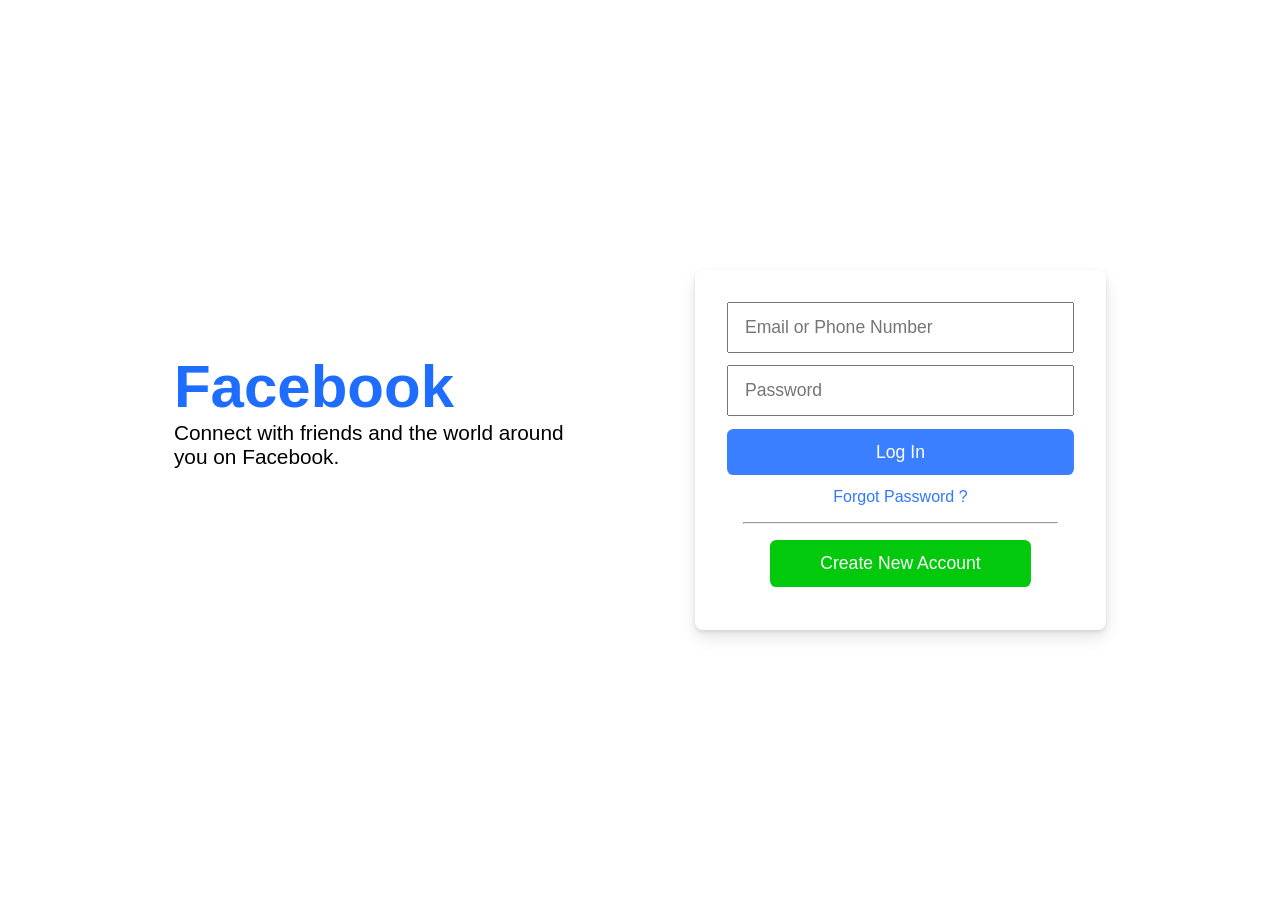
<file: index.html>
<html lang="en">
  <head>
    <meta charset="UTF-8" />
    <meta http-equiv="X-UA-Compatible" content="IE=edge" />
    <meta name="viewport" content="width=device-width, initial-scale=1.0">
    <title>Facebook Login</title>
    <link rel="stylesheet" href="style.css" />
    <link rel="icon" type="image/x-icon" href="facebook.png">
  </head>
  <body>
    <div class="page">
      <div class="flexdiv">
        <div class="name">
          <h1 class="logo">Facebook</h1>
          <p>Connect with friends and the world around you on Facebook.</p>
        </div>
          <form>
            <input type="text" placeholder="Email or Phone Number" required />
            <input type="password" placeholder="Password" required>
            <button class="login">Log In</button>
            <a href="#">Forgot Password ?</a>
            <hr>
            <button class="create-account">Create New Account</button>
          </form>
      </div>
    </div>
  </body>
</html>
</file>
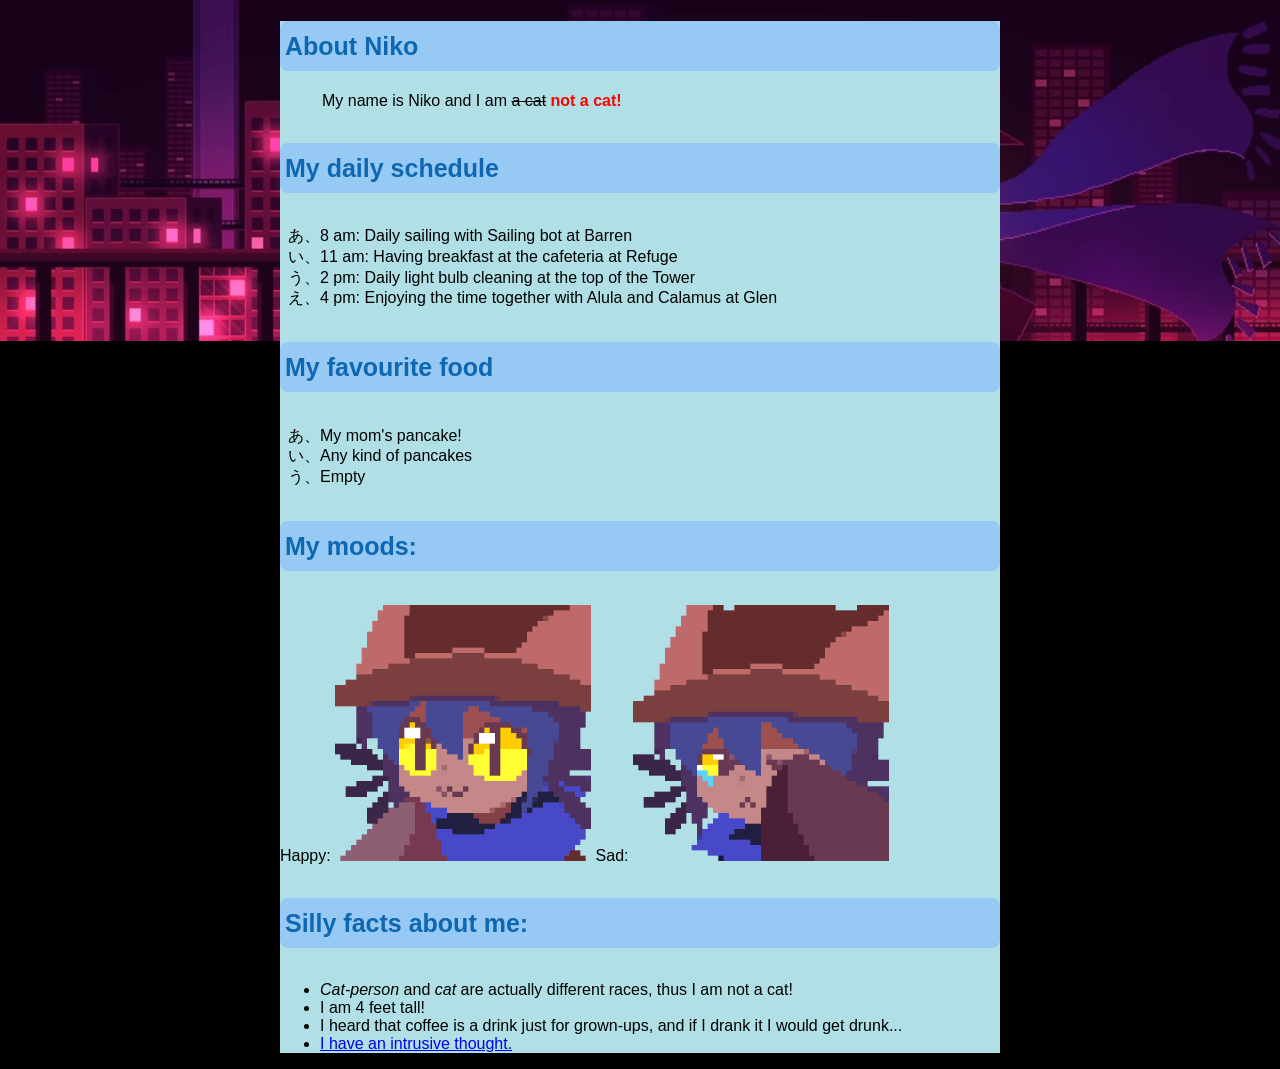
<file: bt web 2/index.html>
<!DOCTYPE html>
<html lang="en">
<head>
    <meta charset="UTF-8">
    <meta name="viewport" content="width=device-width, initial-scale=1.0">
    <title>Quick bio about Niko</title>
    <link rel="stylesheet" href="style.css"/>
    <link rel="icon" type="image/x-icon" href="niko_speak.ico">
</head>
<body>
    <article class="container">
        <header>
            <h1>About Niko</h1>
            <p>My name is Niko and I am <del>a cat</del> <b><span class="mycolor">not a cat!</span></b></p>
        </header>
        <section id="#content">
            <article>
                <h1>My daily schedule</h1>
                <ol class="schedule">
                    <li>8 am: Daily sailing with Sailing bot at Barren</li>
                    <li>11 am: Having breakfast at the cafeteria at Refuge</li>
                    <li>2 pm: Daily light bulb cleaning at the top of the Tower</li>
                    <li>4 pm: Enjoying the time together with Alula and Calamus at Glen</li>
                </ol>
            </article>
            <article>
                <h1>My favourite food</h1>
                <ol class="food">
                    <li>My mom's pancake!</li>
                    <li>Any kind of pancakes</li>
                    <li>Empty</li>
                </ol>
            </article>
            <article>
                <h1>My moods:</h1>
                    Happy:
                    <img src="niko_83c.ico">
                    Sad:
                    <img src="niko_cry.ico">
            </article>
            <article>
                <h1>Silly facts about me:</h1>
                <ul class="fact">
                    <li><em>Cat-person</em> and <em>cat</em> are actually different races, thus I am not a cat!</li>
                    <li>I am 4 feet tall!</li>
                    <li>I heard that coffee is a drink just for grown-ups, and if I drank it I would get drunk...</li>
                    <li><a href="oneshot-oneshot-niko.gif">I have an intrusive thought.</a></li>
                </ul>
            </article>
        </section>
    </article>
</body>
</html>
</file>
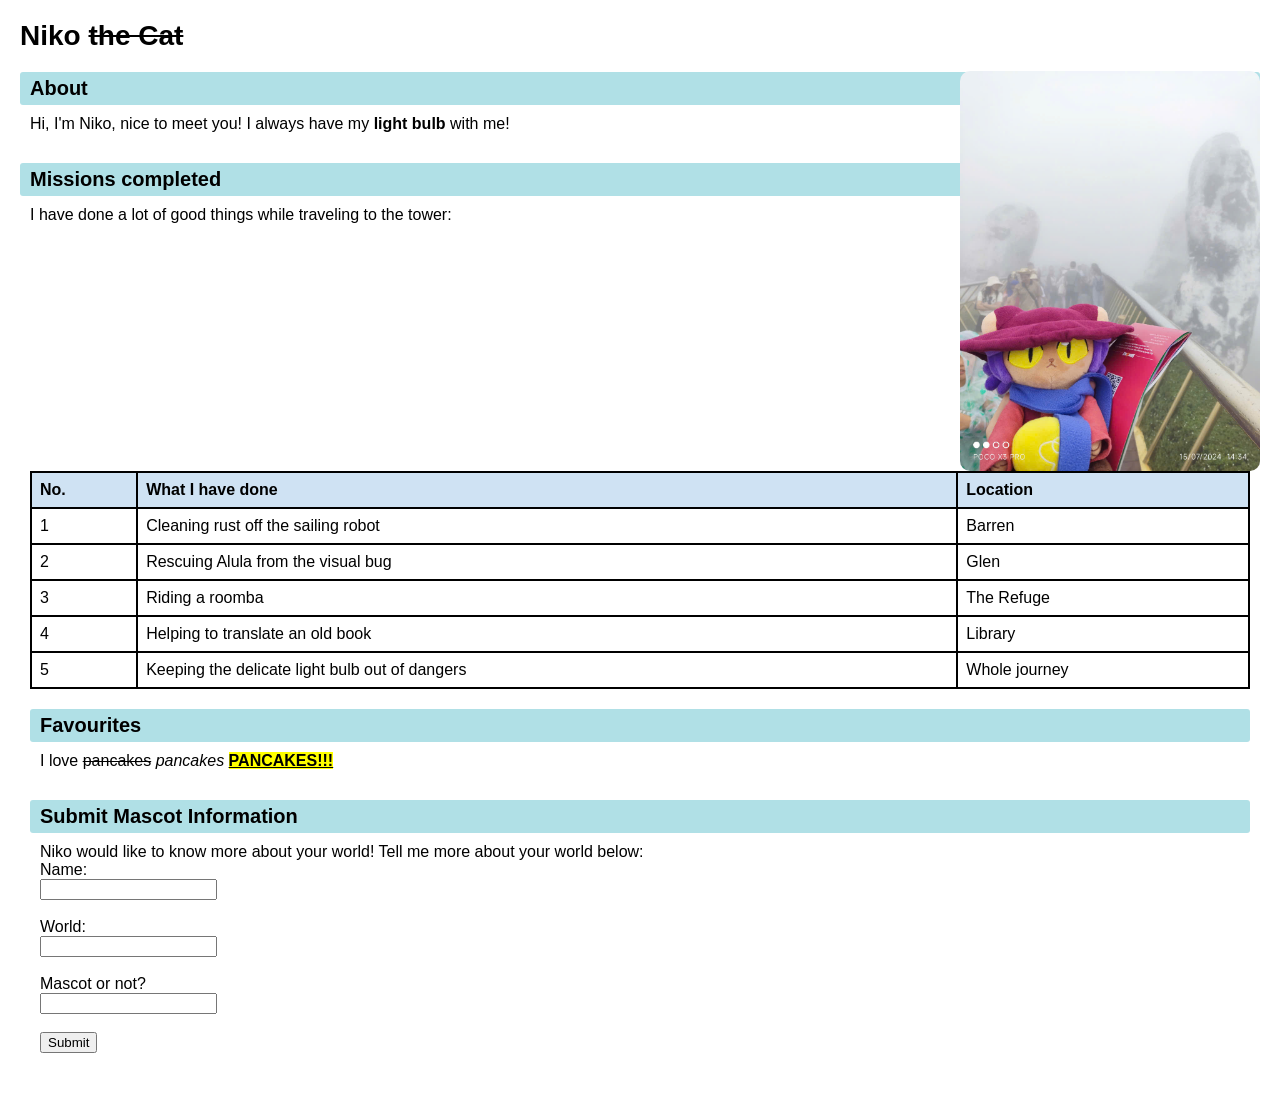
<file: bt/index.html>
<!DOCTYPE html>
<html lang="en">
<head>
    <meta charset="UTF-8">
    <meta name="viewport" content="width=device-width, initial-scale=1.0">
    <title>Bio</title>
    <link rel="stylesheet" href="style.css"/>
</head>
<body>
    <h1>Niko <del>the Cat</del></h1>
    <img src="Niko.jpg" alt="NikotheCat" style="width: 300px; height: 400px;">
    <div class="section-header">About</div>
    <div class="section-content">
    Hi, I'm Niko, nice to meet you! I always have my <b>light bulb</b> with me!
    </div>
    <div class="section-header" >Missions completed</div>
    <div class="section-content">
        I have done a lot of good things while traveling to the tower:
        <table>
            <tbody>
                <tr>
                    <th>No.</th>
                    <th>What I have done</th>
                    <th>Location</th>
                </tr>
            
                <tr>
                    <td>1</td>
                    <td>Cleaning rust off the sailing robot</td>
                    <td>Barren</td>
                </tr>
                <tr>
                    <td>2</td>
                    <td>Rescuing Alula from the visual bug</td>
                    <td>Glen</td>
                </tr>
                <tr>
                    <td>3</td>
                    <td>Riding a roomba</td>
                    <td>The Refuge</td>
                </tr>
                <tr>
                    <td>4</td>
                    <td>Helping to translate an old book</td>
                    <td>Library</td>
                </tr>
                <tr>
                    <td>5</td>
                    <td>Keeping the delicate light bulb out of dangers</td>
                    <td>Whole journey</td>
                </tr>
            </tbody>
        </table>
        <div class="section-header">Favourites</div>
        <div class="section-content">
            I love <del>pancakes</del> <i>pancakes</i> <b><ins><mark>PANCAKES!!!</mark></ins></b>
        </div>
        <div class="section-header">Submit Mascot Information</div>
        <div class="section-content">
            Niko would like to know more about your world! Tell me more about your world below:
        <form action="495543.gif">
            <label for="name">Name:</label><br>
            <input type="text" id="name" name="name"><br><br>
            
            <label for="dimension">World:</label><br>
            <input type="text" id="world" name="world"><br><br>

            <label for="check">Mascot or not?</label><br>
            <input type="text" id="check" name="check"><br><br>

            <input type="submit" value="Submit">
        </form>
        </div>
    </div>
</body>
</html>
</file>
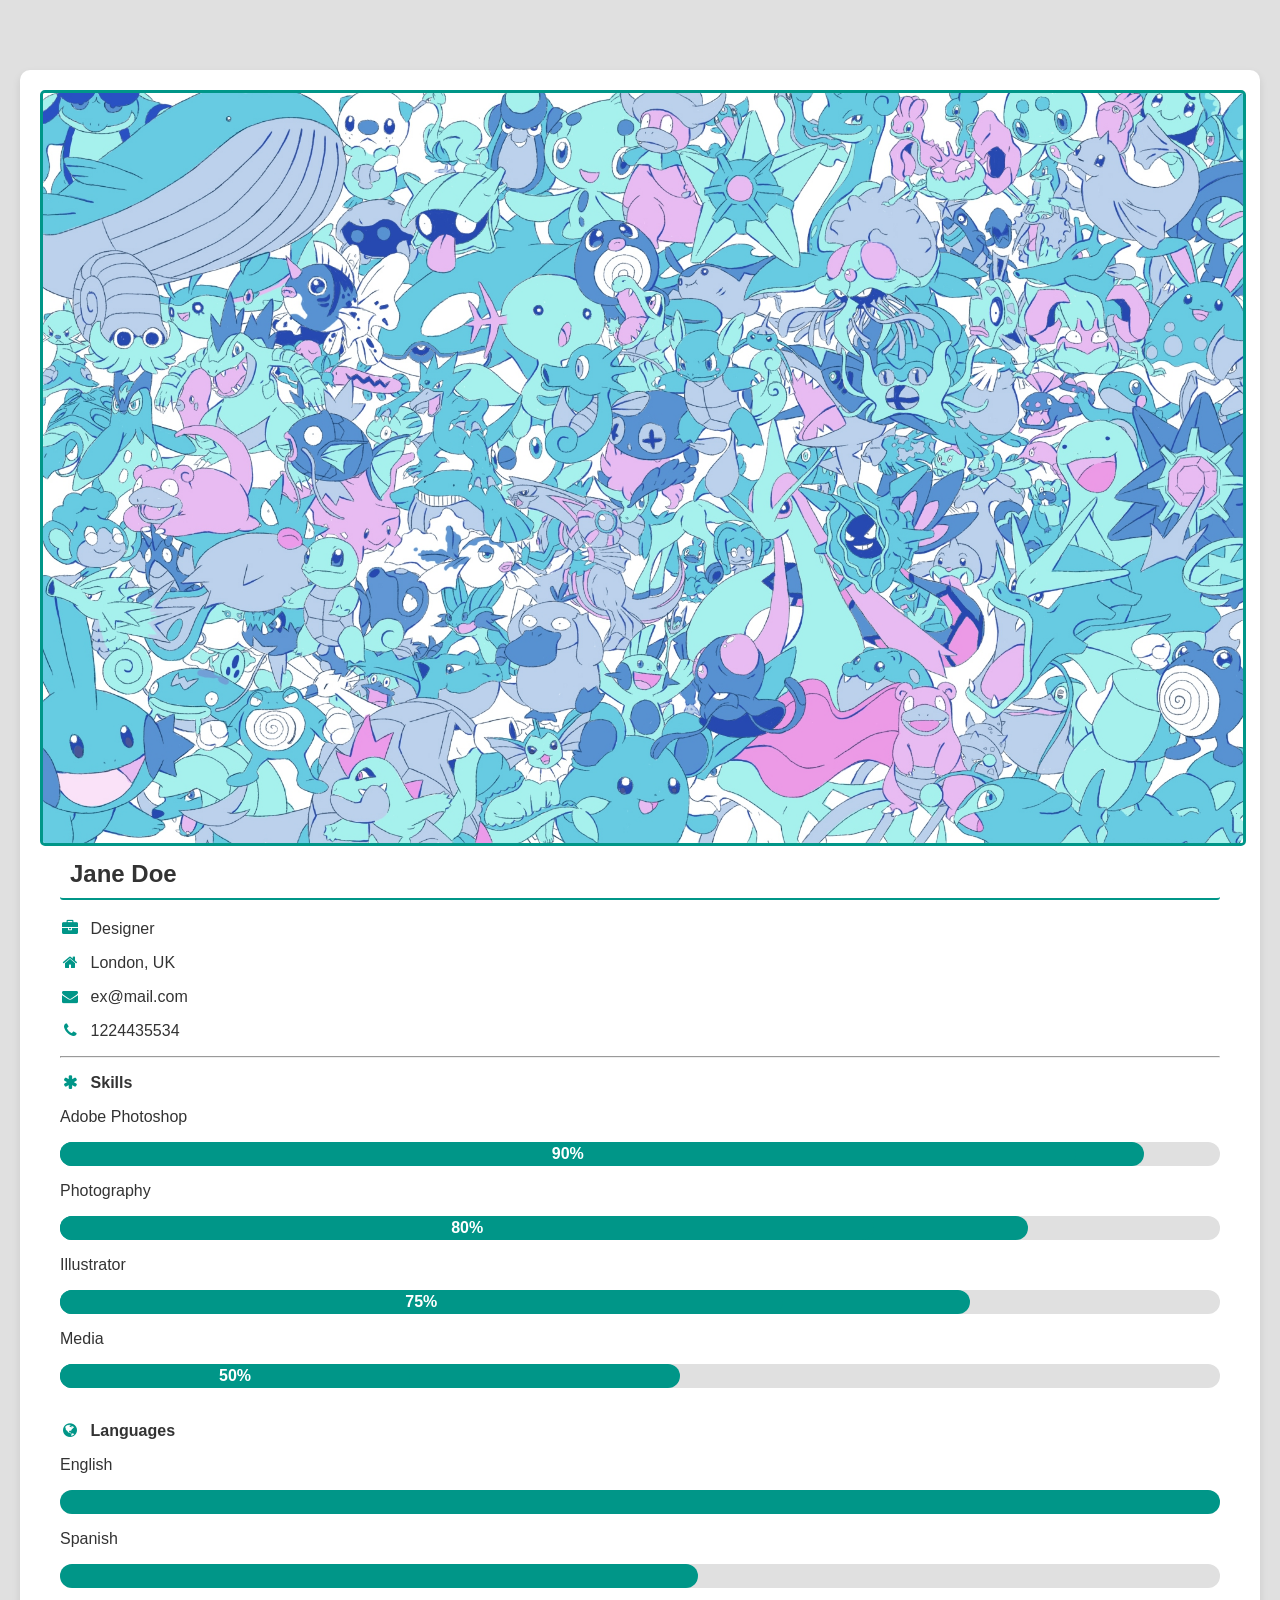
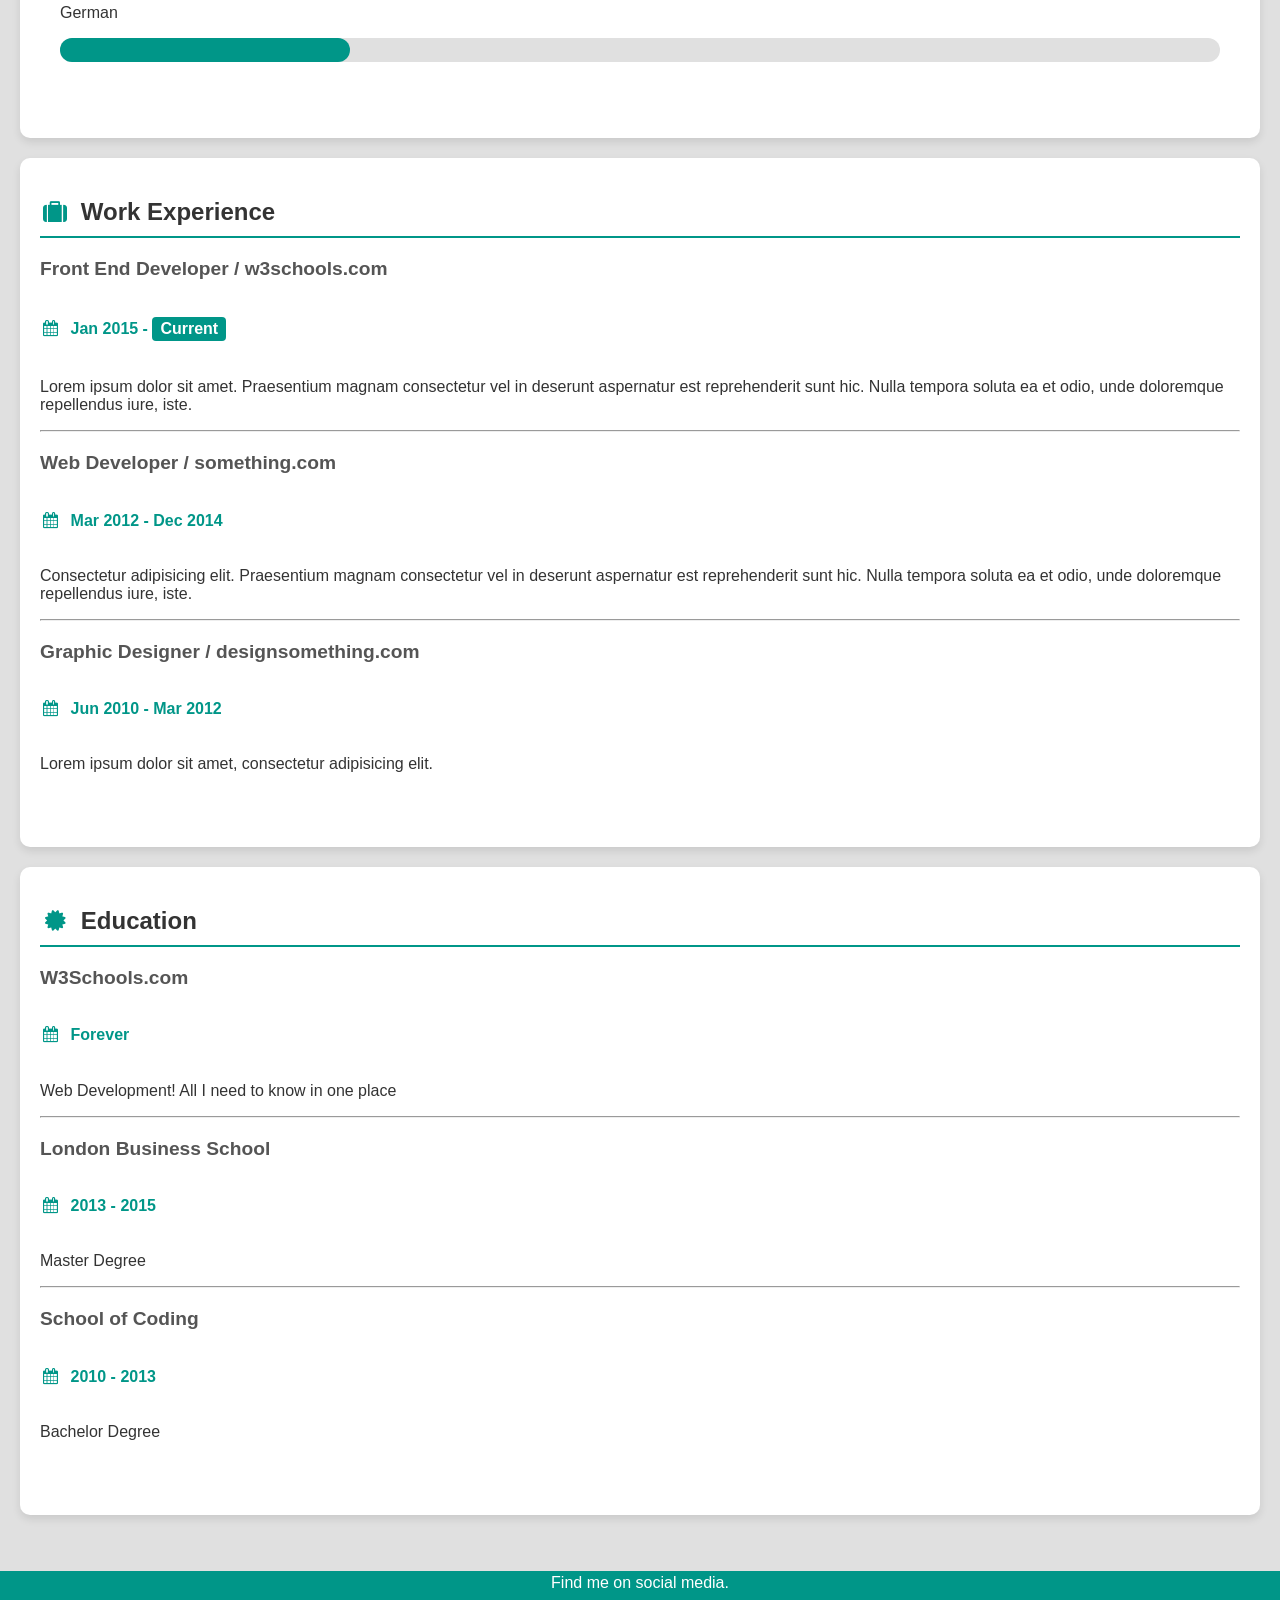
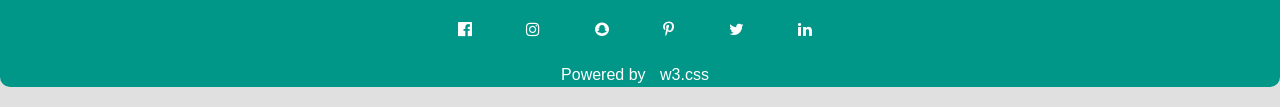
<file: CV/index.html>
<!DOCTYPE html>
<html>
<head>
  <title>W3.CSS Template</title>
  <meta charset="UTF-8">
  <meta name="viewport" content="width=device-width, initial-scale=1">
  <link rel="stylesheet" href="style.css" />
  <link rel="stylesheet" href="https://cdnjs.cloudflare.com/ajax/libs/font-awesome/4.7.0/css/font-awesome.min.css">
</head>

  <body class="w3-light-grey">

    <!-- Page Container -->
    <div class="w3-content w3-margin-top" style="max-width:1400px;">

        <!-- The Grid -->
        <div class="w3-row-padding">

            <!-- Left Column -->
            <div class="w3-third">

                <div class="w3-white w3-text-grey w3-card-4">
                    <div class="w3-display-container">
                        <img src="image.jpg" style="width:100%" alt="Avatar">
                        <div class="w3-display-bottomleft w3-container w3-text-black">
                            <h2>Jane Doe</h2>
                        </div>
                    </div>
                    <div class="w3-container">
                        <p><i class="fa fa-briefcase fa-fw w3-margin-right w3-large w3-text-teal"></i>Designer</p>
                        <p><i class="fa fa-home fa-fw w3-margin-right w3-large w3-text-teal"></i>London, UK</p>
                        <p><i class="fa fa-envelope fa-fw w3-margin-right w3-large w3-text-teal"></i>ex@mail.com</p>
                        <p><i class="fa fa-phone fa-fw w3-margin-right w3-large w3-text-teal"></i>1224435534</p>
                        <hr>

                        <p class="w3-large"><b><i class="fa fa-asterisk fa-fw w3-margin-right w3-text-teal"></i>Skills</b></p>
                        <p>Adobe Photoshop</p>
                        <div class="w3-light-grey w3-round-xlarge w3-small">
                          <div class="w3-container w3-center w3-round-xlarge w3-teal" style="width:90%">
                            <div class="w3-container w3-center w3-round-xlarge w3-teal" style="width:90%">90%</div>
                          </div>
                        </div>
                        <p>Photography</p>
                        <div class="w3-light-grey w3-round-xlarge w3-small">
                            <div class="w3-container w3-center w3-round-xlarge w3-teal" style="width:80%">
                              <div class="w3-container w3-center w3-round-xlarge w3-teal" style="width:80%">80%</div>
                            </div>
                        </div>
                        <p>Illustrator</p>
                        <div class="w3-light-grey w3-round-xlarge w3-small">
                          <div class="w3-container w3-center w3-round-xlarge w3-teal" style="width:75%">
                            <div class="w3-container w3-center w3-round-xlarge w3-teal" style="width:75%">75%</div>
                          </div>
                        </div>
                        <p>Media</p>
                        <div class="w3-light-grey w3-round-xlarge w3-small">
                          <div class="w3-container w3-center w3-round-xlarge w3-teal" style="width:50%">
                            <div class="w3-container w3-center w3-round-xlarge w3-teal" style="width:50%">50%</div>
                          </div>
                        </div>
                        <br>

                        <p class="w3-large w3-text-theme"><b><i class="fa fa-globe fa-fw w3-margin-right w3-text-teal"></i>Languages</b></p>
                        <p>English</p>
                        <div class="w3-light-grey w3-round-xlarge">
                            <div class="w3-round-xlarge w3-teal" style="height:24px;width:100%"></div>
                        </div>
                        <p>Spanish</p>
                        <div class="w3-light-grey w3-round-xlarge">
                            <div class="w3-round-xlarge w3-teal" style="height:24px;width:55%"></div>
                        </div>
                        <p>German</p>
                        <div class="w3-light-grey w3-round-xlarge">
                            <div class="w3-round-xlarge w3-teal" style="height:24px;width:25%"></div>
                        </div>
                        <br>
                    </div>
                </div>
                <br>

                <!-- End Left Column -->
            </div>

            <!-- Right Column -->
            <div class="w3-twothird">

                <div class="w3-container w3-card w3-white w3-margin-bottom">
                    <h2 class="w3-text-grey w3-padding-16">
                        <i class="fa fa-suitcase fa-fw w3-margin-right w3-xxlarge w3-text-teal"></i>Work Experience</h2>
                    <div class="w3-container">
                        <h5 class="w3-opacity"><b>Front End Developer / w3schools.com</b></h5>
                        <h6 class="w3-text-teal"><i class="fa fa-calendar fa-fw w3-margin-right"></i>Jan 2015 - <span
                                class="w3-tag w3-teal w3-round">Current</span></h6>
                        <p>Lorem ipsum dolor sit amet. Praesentium magnam consectetur vel in deserunt aspernatur est
                            reprehenderit sunt hic. Nulla tempora soluta ea et odio, unde doloremque repellendus iure,
                            iste.</p>
                        <hr>
                    </div>
                    <div class="w3-container">
                        <h5 class="w3-opacity"><b>Web Developer / something.com</b></h5>
                        <h6 class="w3-text-teal"><i class="fa fa-calendar fa-fw w3-margin-right"></i>Mar 2012 - Dec 2014
                        </h6>
                        <p>Consectetur adipisicing elit. Praesentium magnam consectetur vel in deserunt aspernatur est
                            reprehenderit sunt hic. Nulla tempora soluta ea et odio, unde doloremque repellendus iure,
                            iste.</p>
                        <hr>
                    </div>
                    <div class="w3-container">
                        <h5 class="w3-opacity"><b>Graphic Designer / designsomething.com</b></h5>
                        <h6 class="w3-text-teal"><i class="fa fa-calendar fa-fw w3-margin-right"></i>Jun 2010 - Mar 2012
                        </h6>
                        <p>Lorem ipsum dolor sit amet, consectetur adipisicing elit. </p><br>
                    </div>
                </div>

                <div class="w3-container w3-card w3-white">
                    <h2 class="w3-text-grey w3-padding-16"><i
                            class="fa fa-certificate fa-fw w3-margin-right w3-xxlarge w3-text-teal"></i>Education</h2>
                    <div class="w3-container">
                        <h5 class="w3-opacity"><b>W3Schools.com</b></h5>
                        <h6 class="w3-text-teal"><i class="fa fa-calendar fa-fw w3-margin-right"></i>Forever</h6>
                        <p>Web Development! All I need to know in one place</p>
                        <hr>
                    </div>
                    <div class="w3-container">
                        <h5 class="w3-opacity"><b>London Business School</b></h5>
                        <h6 class="w3-text-teal"><i class="fa fa-calendar fa-fw w3-margin-right"></i>2013 - 2015</h6>
                        <p>Master Degree</p>
                        <hr>
                    </div>
                    <div class="w3-container">
                        <h5 class="w3-opacity"><b>School of Coding</b></h5>
                        <h6 class="w3-text-teal"><i class="fa fa-calendar fa-fw w3-margin-right"></i>2010 - 2013</h6>
                        <p>Bachelor Degree</p><br>
                    </div>
                </div>

                <!-- End Right Column -->
            </div>

            <!-- End Grid -->
        </div>

        <!-- End Page Container -->
    </div>

    <footer class="w3-container w3-teal w3-center w3-margin-top">
      <p>Find me on social media.</p>
      <!-- Social Media Icons -->
      <a href="https://www.facebook.com" target="_blank"><i class="fa fa-facebook-official w3-hover-opacity"></i></a>
      <a href="https://www.instagram.com" target="_blank"><i class="fa fa-instagram w3-hover-opacity"></i></a>
      <a href="https://www.snapchat.com" target="_blank"><i class="fa fa-snapchat w3-hover-opacity"></i></a>
      <a href="https://www.pinterest.com" target="_blank"><i class="fa fa-pinterest-p w3-hover-opacity"></i></a>
      <a href="https://www.twitter.com" target="_blank"><i class="fa fa-twitter w3-hover-opacity"></i></a>
      <a href="https://www.linkedin.com" target="_blank"><i class="fa fa-linkedin w3-hover-opacity"></i></a>
      <p>Powered by <a href="https://www.w3schools.com/w3css/default.asp" target="_blank">w3.css</a></p>
  </footer>
  
  </body>

</html>
</file>
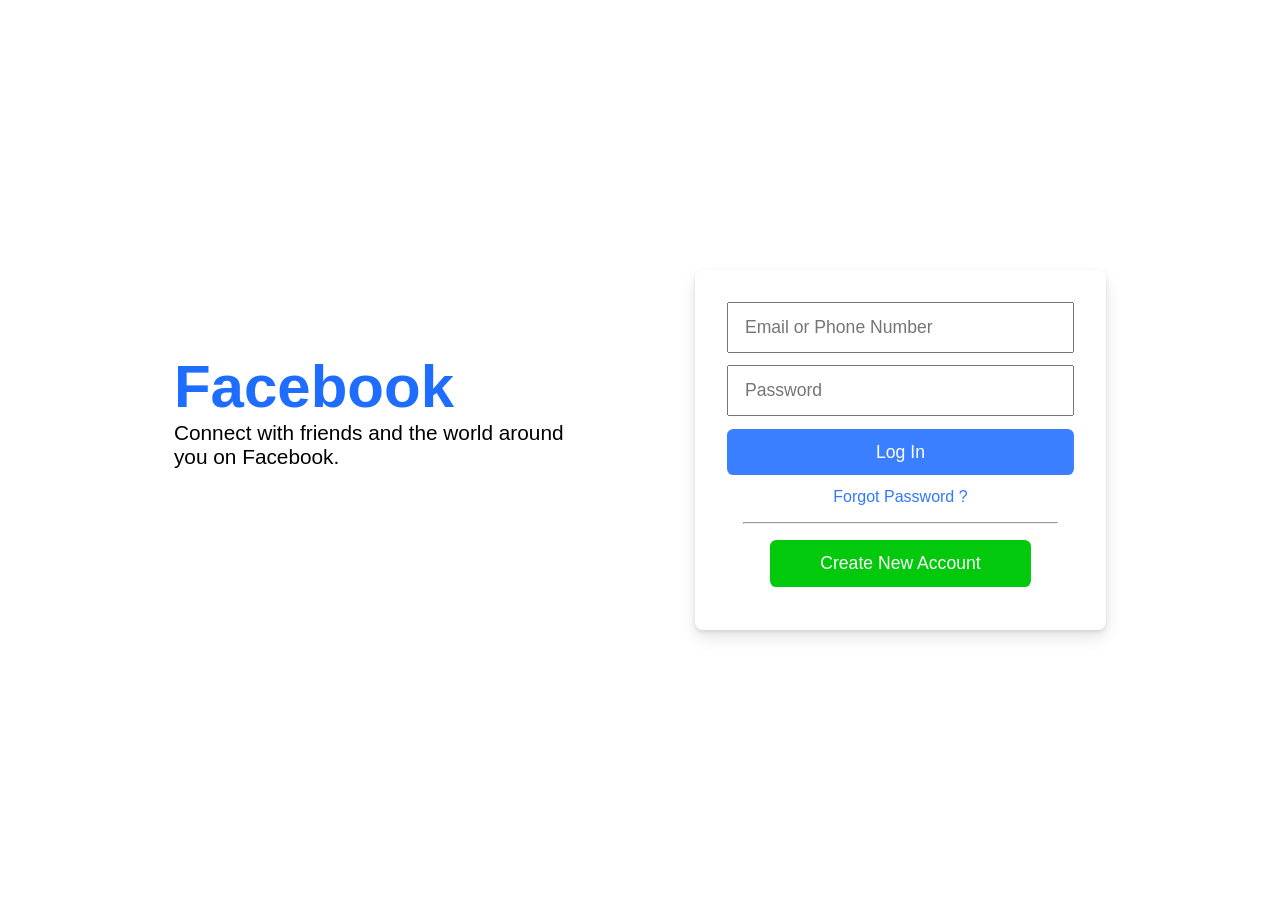
<file: facebook login page/index.html>
<html lang="en">
  <head>
    <meta charset="UTF-8" />
    <meta http-equiv="X-UA-Compatible" content="IE=edge" />
    <meta name="viewport" content="width=device-width, initial-scale=1.0">
    <title>Facebook Login</title>
    <link rel="stylesheet" href="style.css" />
    <link rel="icon" type="image/x-icon" href="facebook.png">
  </head>
  <body>
    <div class="page">
      <div class="flexdiv">
        <div class="name">
          <h1 class="logo">Facebook</h1>
          <p>Connect with friends and the world around you on Facebook.</p>
        </div>
          <form>
            <input type="text" placeholder="Email or Phone Number" required />
            <input type="password" placeholder="Password" required>
            <button class="login">Log In</button>
            <a href="#">Forgot Password ?</a>
            <hr>
            <button class="create-account">Create New Account</button>
          </form>
      </div>
    </div>
  </body>
</html>
</file>
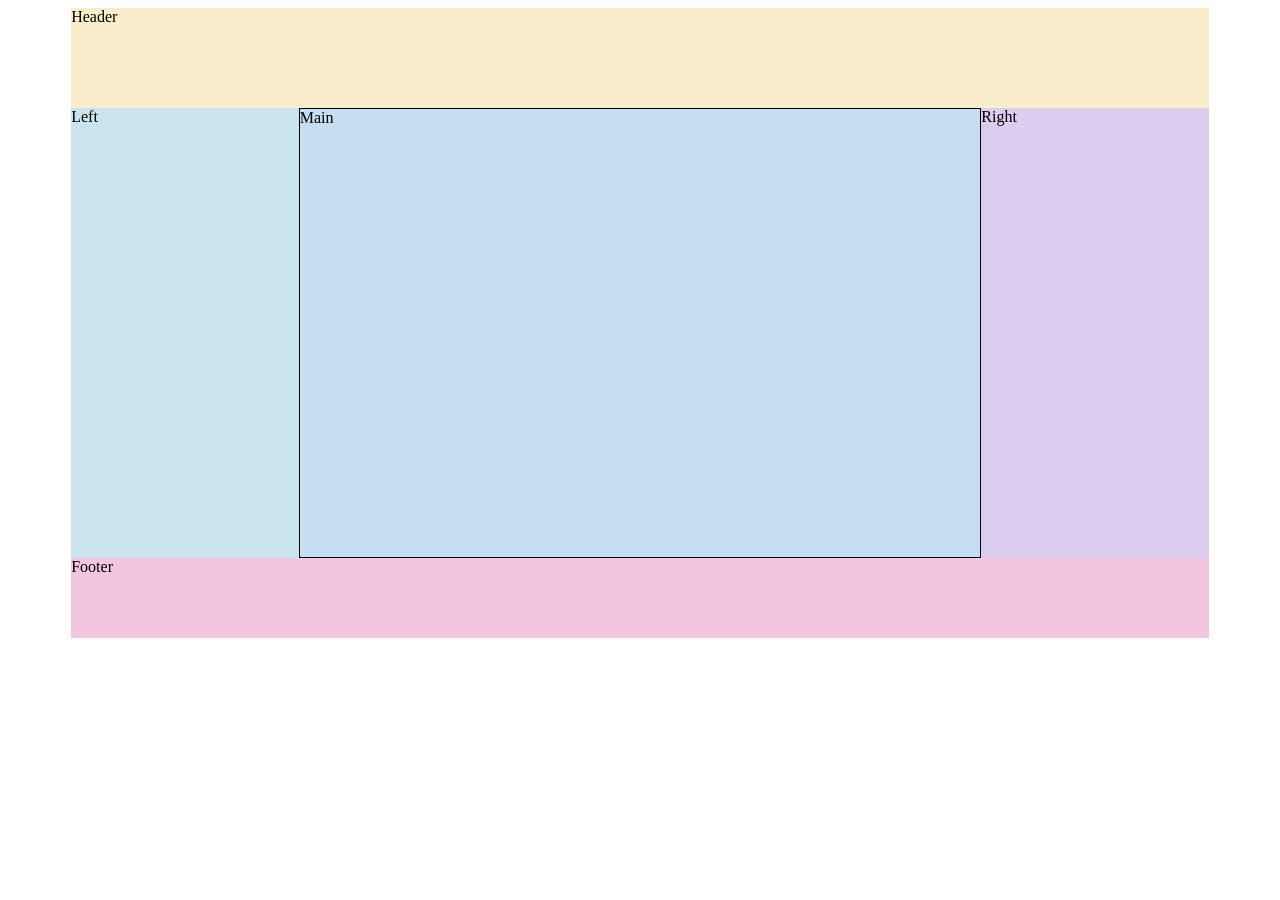
<file: bt day 4/layout/index.html>
<!DOCTYPE html>
<html lang="en">
<head>
    <meta charset="UTF-8">
    <meta name="viewport" content="width=device-width, initial-scale=1.0">
    <link rel="stylesheet" href="style.css" />
    <title>Layout</title>
</head>
<body>
    <div class="container">
        <div class="header">Header</div>
        <div class="left">Left</div>
        <div class="main">Main</div>
        <div class="right">Right</div>
        <div class="footer">Footer</div>
    </div>
</body>
</html>
</file>
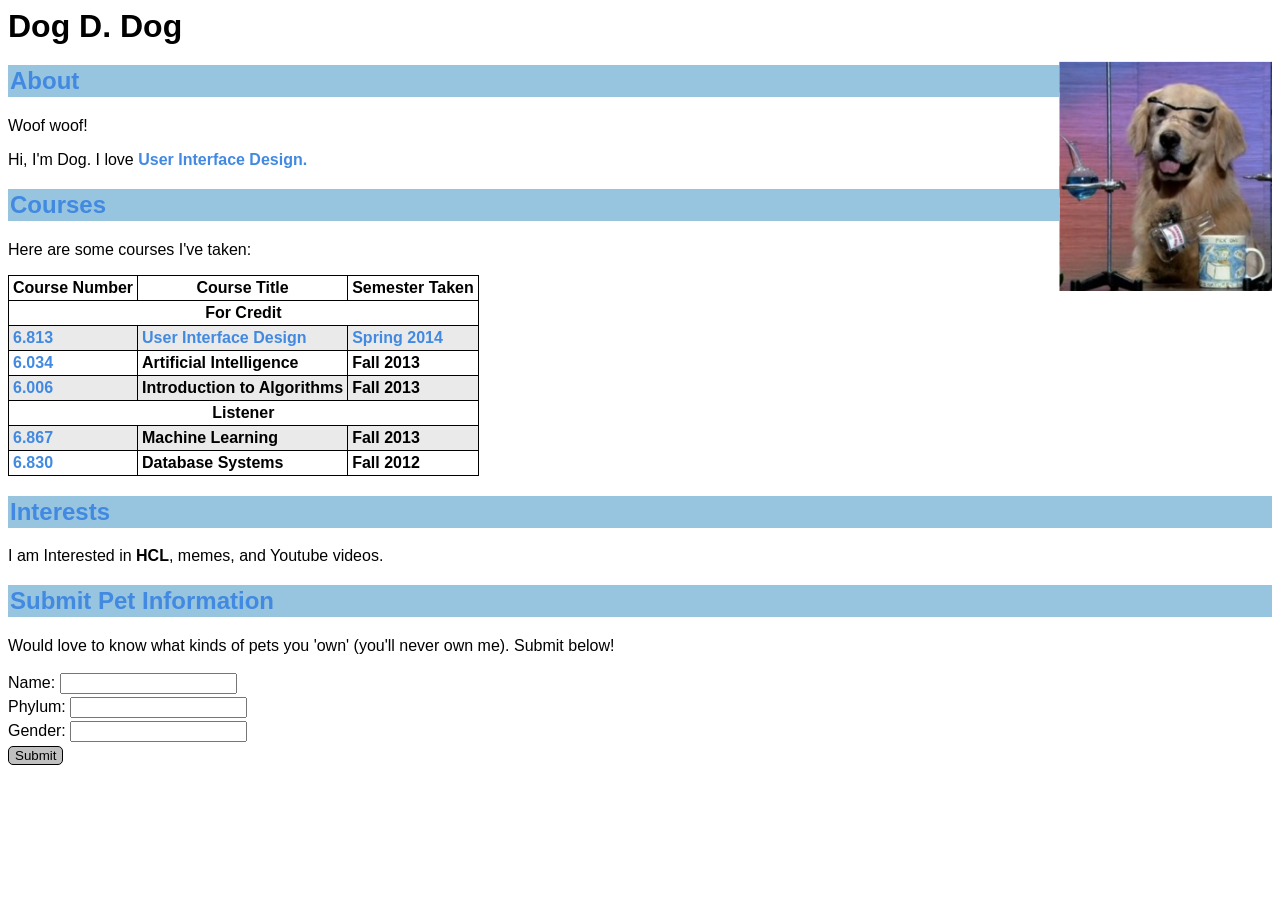
<file: day4/pos/index.html>
<!DOCTYPE html>
<html lang="en">
<head>
    <meta charset="UTF-8">
    <meta name="viewport" content="width=device-width, initial-scale=1.0">
    <title>Bio</title>
    <link rel="stylesheet" href="style.css"/>
</head>
<body>
    <h1>Dog D. Dog</h1>
    <img img src="image.png" alt="dog.png">
    <h2>About</h2>
    <p>Woof woof!</p>
    <p>Hi, I'm Dog. I love <strong class="UID">User Interface Design.</strong></p>
    <h2>Courses</h2>
    <p>Here are some courses I've taken:</p>

    <table>
        <tr>
            <th>Course Number</th>
            <th>Course Title</th>
            <th>Semester Taken</th>
        </tr>
        <tr>
            <th colspan="3">For Credit</th>
        </tr>
        <tr class="grey1">
            <td class="firstcol">6.813</td>
            <td>User Interface Design</td>
            <td>Spring 2014</td>
        </tr>
        <tr>
            <td class="firstcol">6.034</td>
            <td>Artificial Intelligence</td>
            <td>Fall 2013</td>
        </tr>
        <tr class="grey">
            <td class="firstcol">6.006</td>
            <td>Introduction to Algorithms</td>
            <td>Fall 2013</td>
        </tr>
        <tr>
            <th colspan="3">Listener</th>
        </tr>
        <tr class="grey">
            <td class="firstcol">6.867</td>
            <td>Machine Learning</td>
            <td>Fall 2013</td>
        </tr>
        <tr>
            <td class="firstcol">6.830</td>
            <td>Database Systems</td>
            <td>Fall 2012</td>
        </tr>
    </table>
    <h2>Interests</h2>
    <p>I am Interested in <strong>HCL</strong>, memes, and Youtube videos.</p>

    <h2>Submit Pet Information</h2>
    <p>Would love to know what kinds of pets you 'own' (you'll never own me). Submit below!</p>
    <form>
        Name: <input type="text" name="Name" id="text"><br>
        Phylum: <input type="text" name="Phylum" id="text"><br>
        Gender: <input type="text" name="Gender" id="text"><br>
        <button type="submit">Submit</button>
    </form>
</body>
</html>
</file>
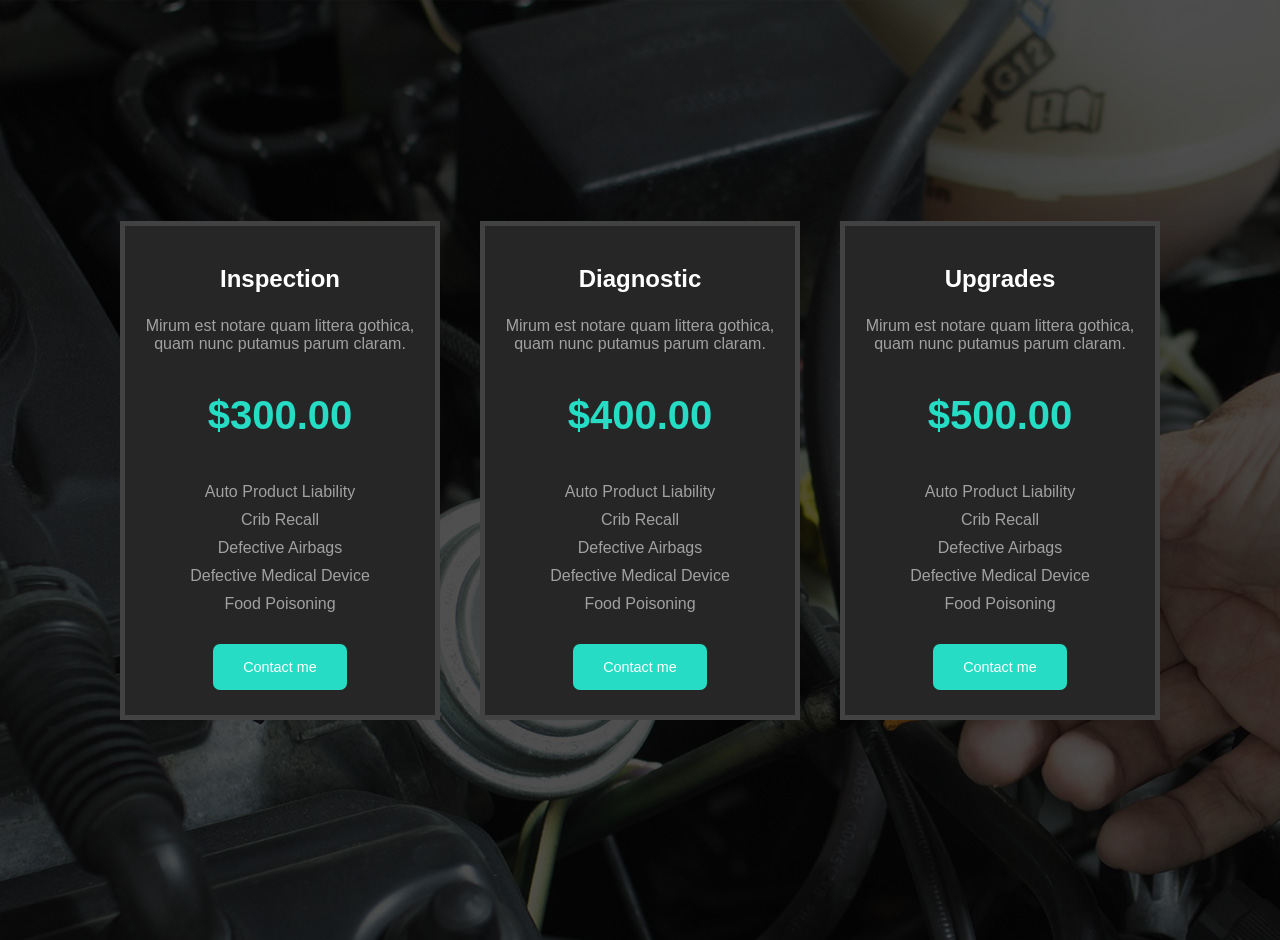
<file: ThucHanh/Day3/plan-page.html>
<!DOCTYPE html>
<html lang="en">
<head>
    <meta charset="UTF-8">
    <title>Plan Page</title>
    <link rel="stylesheet" href="plan-page.css">
</head>
<body>
<section>
    <article>
        <h1>Inspection</h1>
        <p>Mirum est notare quam littera gothica, quam nunc putamus parum claram.</p>
        <p class="price">$300.00</p>
        <ul>
            <li>Auto Product Liability</li>
            <li>Crib Recall</li>
            <li>Defective Airbags</li>
            <li>Defective Medical Device</li>
            <li>Food Poisoning</li>
        </ul>
        <button>Contact me</button>
    </article>
    <article>
        <h1>Diagnostic</h1>
        <p>Mirum est notare quam littera gothica, quam nunc putamus parum claram.</p>
        <p class="price">$400.00</p>
        <ul>
            <li>Auto Product Liability</li>
            <li>Crib Recall</li>
            <li>Defective Airbags</li>
            <li>Defective Medical Device</li>
            <li>Food Poisoning</li>
        </ul>
        <button>Contact me</button>
    </article>
    <article>
        <h1>Upgrades</h1>
        <p>Mirum est notare quam littera gothica, quam nunc putamus parum claram.</p>
        <p class="price">$500.00</p>
        <ul>
            <li>Auto Product Liability</li>
            <li>Crib Recall</li>
            <li>Defective Airbags</li>
            <li>Defective Medical Device</li>
            <li>Food Poisoning</li>
        </ul>
        <button>Contact me</button>
    </article>

</section>
</body>
</html>
</file>
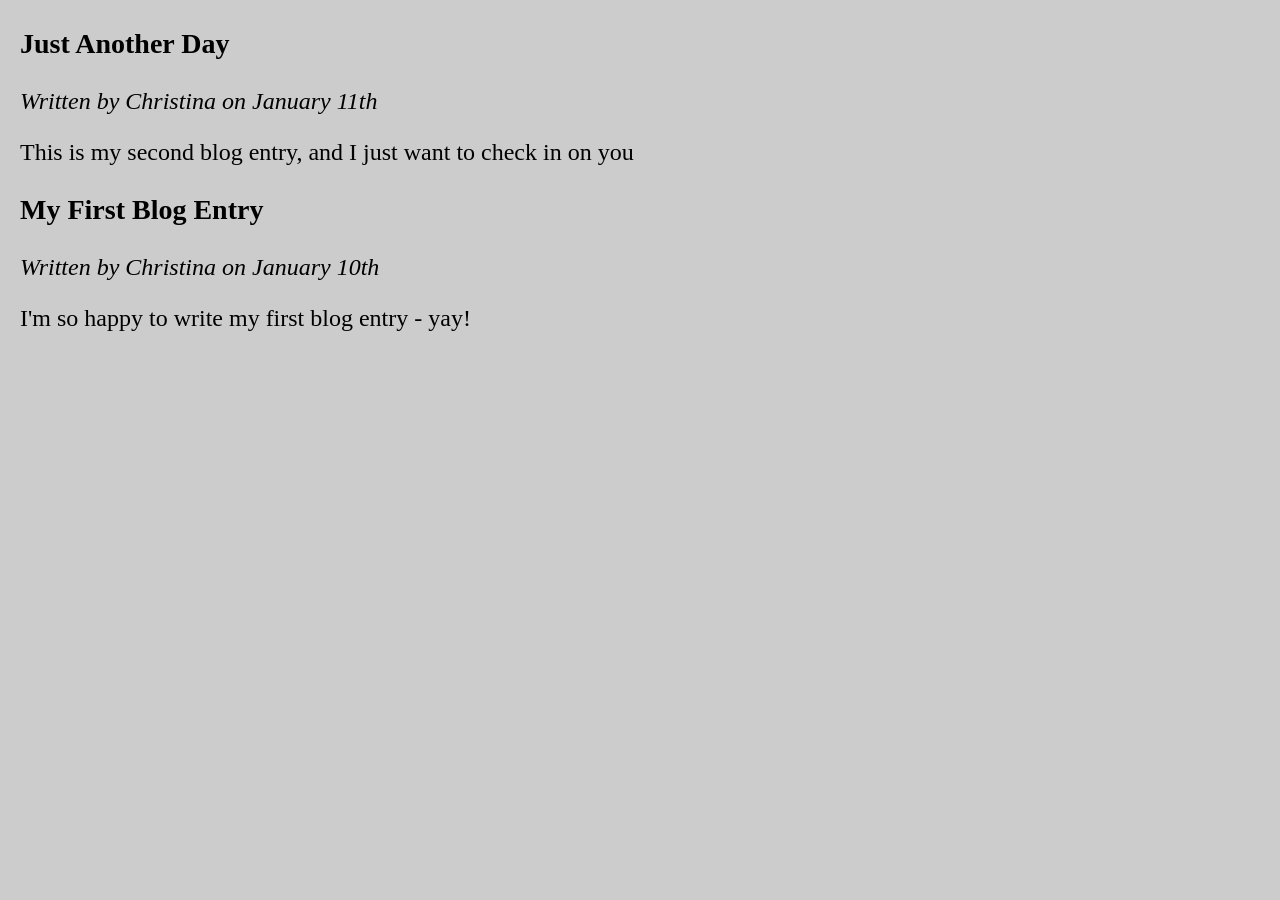
<file: ThucHanh/Ex2/page-content.html>
<!DOCTYPE html>
<html lang="en">
  <head>
    <meta charset="utf-8" />
    <meta name="viewport" content="width=device-width, initial-scale=1.0" />
    <title>Còntent</title>
    <link rel="stylesheet" href="page-content.css" />
  </head>
  <body>
    <section class="container">
        <article>
            <header>
                <h1>Just Another Day</h1>
                <p>Written by Christina on January 11th</p>
            </header>
            <p>This is my second blog entry, and I just want to check in on you</p>
        </article>
        <article>
            <header>
                <h1>My First Blog Entry</h1>
                <p>Written by Christina on January 10th</p>
            </header>
            <p>I'm so happy to write my first blog entry - yay!</p>
        </article>
    </section>
  </body>
</html>
</file>
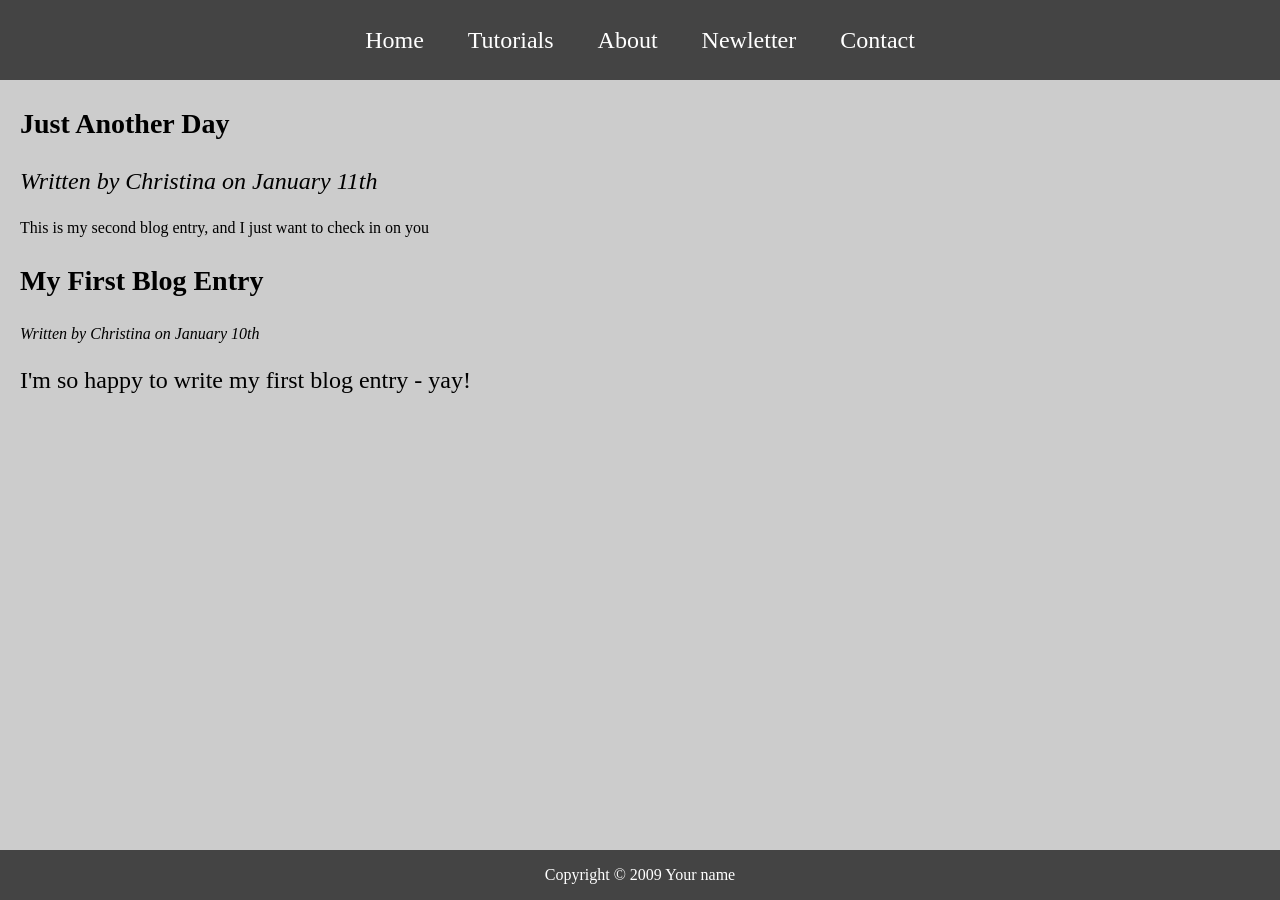
<file: ThucHanh/Ex3/simple-website.html>
<!DOCTYPE html>
<html lang="en">
  <head>
    <meta charset="utf-8" />
    <meta name="viewport" content="width=device-width, initial-scale=1.0" />
    <title>Navigate Bar</title>
    <link rel="stylesheet" href="simple-website.css" />
  </head>

  <body>
    <nav>
      <ul>
        <li><a href="#home">Home</a></li>
        <li><a href="#tutorials">Tutorials</a></li>
        <li><a href="about">About</a></li>
        <li><a href="newsletter">Newletter</a></li>
        <li><a href="contact">Contact</a></li>
      </ul>
    </nav>
    <section class="container">
        <article>
            <header>
                <h1>Just Another Day</h1>
                <p class="blog">Written by Christina on January 11th</p>
            </header>
            <p>This is my second blog entry, and I just want to check in on you</p>
        </article>
        <article>
            <header>
                <h1>My First Blog Entry</h1>
                <p>Written by Christina on January 10th</p>
            </header>
            <p class="blog">I'm so happy to write my first blog entry - yay!</p>
        </article>
    </section>
    <footer>
        <p>Copyright &copy; 2009 Your name</p>
    </footer>
  </body>
</html>
</file>
<file: style.css>
* {
    margin: 0;
    padding: 0;
    box-sizing: border-box;
}

body {
    font-family: 'Segoe UI', Tahoma, Geneva, Verdana, sans-serif;
    background: white;
}

.page {
    position: absolute;
    top: 50%;
    left: 50%;
    transform: translate(-50%, -50%);
}

.flexdiv {
    display: flex;
    justify-content: space-evenly;
    align-items: center;
}

.name {
    margin-right: 7rem;
}

.name .logo {
    font-size: 3.75rem;
    color: rgb(30, 109, 255);
}

.name p {
    font-size: 1.3rem;
    font-weight: 500;
    margin-bottom: 5rem;
}

form {
    display: flex;
    flex-direction: column;
    background: white;
    padding: 2rem;
    width: 540px;
    height: 360px;
    border-radius: 0.5rem;
    box-shadow: 0 2px 4px rgb(0 0 0 / 10%), 0 8px 16px rgb(0 0 0 / 10%);
}

form input {
    outline: none;
    padding: 0.8rem 1rem;
    margin-bottom: 0.8rem;
    font-size: 1.1rem;
}

form input:focus {
    border: 1.8px solid rgb(41, 116, 255);
}

form .login {
    outline: none;
    border: none;
    background: rgb(58, 127, 255);
    padding: 0.8rem 1rem;
    border-radius: 0.4rem;
    font-size: 1.1rem;
    color: white;
}

form .login:hover {
    background: rgb(94, 158, 255);
    cursor: pointer;
}

form a {
    text-decoration: none;
    text-align: center;
    font-size: 1rem;
    padding-top: 0.8rem;
    color: rgb(47, 120, 255);
}

form hr {
    background: rgb(223, 223, 223);
    margin: 1rem;
}

form .create-account {
    outline: none;
    border: none;
    background: rgb(2, 201, 12);
    padding: 0.8rem 1rem;
    border-radius: 0.4rem;
    font-size: 1.1rem;
    color: white;
    width: 75%;
    margin: 0 auto;
}

form .create-account:hover {
    background: rgb(29, 218, 23);
    cursor: pointer;
}

@media (min-width: 240px) and (max-width: 1200px) {
    * {
        font-size: 60%;
    }

    .name {
        margin: 0;
        text-align: center;
    }

    form {
        width: 300px;
        height: fit-content;
    }

    form input {
        margin-bottom: 1rem;
        font-size: 1.2rem;
    }

    form .login {
        font-size: 1.2rem;
    }

    form a {
        font-size: 1.2rem;
    }

    form .create-account {
        font-size: 1.2rem;
    }

    .flexdiv {
        display: flex;
        flex-direction: column;
    }
    @media (orientation: landscape) and (max-height: 500px) {
        .header {
        height: 90vmax;
        }
    }  
}
</file>
<file: bt web 2/style.css>
*
{
    font-family: Arial, Helvetica, sans-serif;
}
body
{
    background-color: black;
    background-image: url("Cg_red.webp");
    background-repeat: no-repeat;
    background-position: top center;
    background-attachment: fixed;
    background-size: 80rem;
}
p
{
    text-indent: 42px;
}
.container
{
    width: 45rem;
    margin: auto;
    background-color: powderblue;
}
h1
{
    font-family: Arial, Helvetica, sans-serif;
    background-color: #96c9f4;
    padding: 5px;
    color: #0f67b1;
    line-height: 40px;
    font-size: 25px;
    font-weight: bold;
    border-radius: 8px;
}
ol
{
    line-height: 1.3;
}
.schedule, .food
{
    list-style-type: hiragana;
}
.mycolor
{
    color: red;
}
.underline
{
    border-bottom: 1px solid black;
    padding-bottom: 20px;
}
</file>
<file: bt/style.css>
body 
{
    font-family: Arial, sans-serif;
    margin: 20px;
    }
h1 
{
    font-size: 28px;
}
.section-header 
{
    background-color: powderblue;
    font-weight: bold;
    padding: 5px 10px;
    font-size: 20px;
    margin-top: 20px;
    border-radius: 3px;
}
.section-content 
{
    padding: 10px;
    background-color: #ffffff;
    margin-bottom: 20px;
    border-radius: 3px;
}
img 
{
    float: right;
    width: 200px;
    border-radius: 10px;
}
table 
{
    width: 100%;
    border-collapse: collapse;
}
table, th, td 
{
    border: 2px solid black;
}
th, td 
{
    padding: 8px;
    text-align: left;
}
th 
{
    background-color: #cfe2f3;
}
td 
{
    background-color: #ffffff;
}
.bold 
{
    font-weight: bold;
}
.center 
{
    text-align: center;
    font-weight: bold;
}
</file>
<file: CV/style.css>
/* General Styles */
body {
    font-family: 'Arial', sans-serif;
    background-color: #f0f0f0;
    color: #333;
    margin: 0;
    padding: 0;
}

h2, h5 {
    font-weight: bold;
    color: #333;
}

h2 {
    border-bottom: 2px solid #009688;
    padding-bottom: 10px;
}

h5 {
    margin: 5px 0;
}

/* Page Container */
.w3-content {
    margin-top: 50px;
    padding: 20px;
}

.w3-container {
    margin-bottom: 20px;
}

/* Header Image */
.w3-display-container img {
    border-radius: 5px;
    border: 3px solid #009688;
}

.w3-display-bottomleft h2 {
    background-color: rgba(255, 255, 255, 0.7);
    padding: 10px;
    border-radius: 3px;
    margin: 0;
}

/* Icon styles */
.fa {
    margin-right: 10px;
}

/* Sidebar Styling */
.w3-third {
    background-color: #fff;
    border-radius: 10px;
    box-shadow: 0 4px 8px rgba(0, 0, 0, 0.1);
    padding: 20px;
    margin-bottom: 20px;
}

.w3-third .w3-container {
    padding: 0 20px;
}

/* Skills Progress Bar */
.w3-light-grey {
    background-color: #e0e0e0;
}

.w3-teal {
    background-color: #009688;
    color: white;
    position: relative;
    text-align: center;
    padding: 0;
    line-height: 24px;
}

.w3-small .w3-container {
    position: relative;
}

.w3-small .w3-container div {
    color: white;
    position: absolute;
    width: 100%;
    left: 0;
    top: 0;
    text-align: center;
    font-weight: bold;
    line-height: 24px;
}

.w3-round-xlarge {
    height: 24px;
    border-radius: 16px;
}
/* Work Experience & Education Cards */
.w3-twothird .w3-card {
    background-color: #fff;
    padding: 20px;
    margin-bottom: 20px;
    border-radius: 10px;
    box-shadow: 0 4px 8px rgba(0, 0, 0, 0.1);
}

.w3-opacity {
    font-size: 1.2em;
    color: #555;
}

.w3-text-teal {
    color: #009688;
    font-size: 1em;
}
.w3-round {
    border-radius: 4px;
}
.w3-tag {
    color:#fff;
    display:inline-block;
    padding-left: 8px;
    padding-right: 8px;
    text-align:center;
}

/* Footer Styling */
footer {
    background-color: #009688;
    color: white;
    padding: 20px;
    text-align: center;
    border-radius: 0 0 10px 10px;
}

footer a {
    color: white;
    margin: 0 10px;
    text-decoration: none;
}

footer i {
    font-size: 24px;
    padding: 10px;
    transition: opacity 0.3s ease, transform 0.3s ease;
}

footer i:hover {
    opacity: 0.7;
    transform: scale(1.2);
}

footer a:hover {
    text-decoration: none;
}

footer a:focus {
    outline: none;
}

/* Responsive Design */
@media (max-width: 900px) {
    .w3-third, .w3-twothird {
        width: 100%;
        margin-bottom: 20px;
    }
}

@media (max-width: 600px) {
    h2, h5 {
        font-size: 1.5em;
    }
}
</file>
<file: facebook login page/style.css>
* {
    margin: 0;
    padding: 0;
    box-sizing: border-box;
}

body {
    font-family: 'Segoe UI', Tahoma, Geneva, Verdana, sans-serif;
    background: white;
}

.page {
    position: absolute;
    top: 50%;
    left: 50%;
    transform: translate(-50%, -50%);
}

.flexdiv {
    display: flex;
    justify-content: space-evenly;
    align-items: center;
}

.name {
    margin-right: 7rem;
}

.name .logo {
    font-size: 3.75rem;
    color: rgb(30, 109, 255);
}

.name p {
    font-size: 1.3rem;
    font-weight: 500;
    margin-bottom: 5rem;
}

form {
    display: flex;
    flex-direction: column;
    background: white;
    padding: 2rem;
    width: 540px;
    height: 360px;
    border-radius: 0.5rem;
    box-shadow: 0 2px 4px rgb(0 0 0 / 10%), 0 8px 16px rgb(0 0 0 / 10%);
}

form input {
    outline: none;
    padding: 0.8rem 1rem;
    margin-bottom: 0.8rem;
    font-size: 1.1rem;
}

form input:focus {
    border: 1.8px solid rgb(41, 116, 255);
}

form .login {
    outline: none;
    border: none;
    background: rgb(58, 127, 255);
    padding: 0.8rem 1rem;
    border-radius: 0.4rem;
    font-size: 1.1rem;
    color: white;
}

form .login:hover {
    background: rgb(94, 158, 255);
    cursor: pointer;
}

form a {
    text-decoration: none;
    text-align: center;
    font-size: 1rem;
    padding-top: 0.8rem;
    color: rgb(47, 120, 255);
}

form hr {
    background: rgb(223, 223, 223);
    margin: 1rem;
}

form .create-account {
    outline: none;
    border: none;
    background: rgb(2, 201, 12);
    padding: 0.8rem 1rem;
    border-radius: 0.4rem;
    font-size: 1.1rem;
    color: white;
    width: 75%;
    margin: 0 auto;
}

form .create-account:hover {
    background: rgb(29, 218, 23);
    cursor: pointer;
}

@media (min-width: 240px) and (max-width: 1200px) {
    * {
        font-size: 60%;
    }

    .name {
        margin: 0;
        text-align: center;
    }

    form {
        width: 300px;
        height: fit-content;
    }

    form input {
        margin-bottom: 1rem;
        font-size: 1.2rem;
    }

    form .login {
        font-size: 1.2rem;
    }

    form a {
        font-size: 1.2rem;
    }

    form .create-account {
        font-size: 1.2rem;
    }

    .flexdiv {
        display: flex;
        flex-direction: column;
    }
    @media (orientation: landscape) and (max-height: 500px) {
        .header {
        height: 90vmax;
        }
    }  
}
</file>
<file: bt day 4/layout/style.css>
body
{
    background-color: transparent;
    background-repeat: no-repeat;
    background-size: 1600px;
}
.container
{
    width: 90%;
    margin: 0 auto;
}
.header{
    background-color: #faedcb;
    height: 100px;
}
.left{
    background-color: #c9e4ed;
    height: 450px;
    width: 20%;
    float: left;
}
.main{
    background-color: #c6def1;
    height: 450px;
    width: 60%;
    float: left;
    border: 1px solid black;
    box-sizing: border-box;
}
.right{
    background-color: #dbcdf0;
    height: 450px;
    width: 20%;
    float: left;
}
.footer{
    background-color: #f2c6de;
    height: 80px;
    clear: both;
}
</file>
<file: day4/pos/style.css>
*
{
    font-family: Arial, Helvetica, sans-serif;
    box-sizing: border-box;
}
h1
{
    margin: 0 0 15px;
}
h2
{
    color:rgb(65, 137, 225);
    background-color:rgb(151, 196, 222);
    padding: 2px;
}
.UID
{
    color: rgb(65, 137, 225);
}
img
{
    float: right;
}
table, th, td
{
    border: 1.5px solid black;
    border-collapse: collapse;
    font-weight: 700;
    padding: 3px 4px;
}
.grey, .grey1
{
    background-color: #eaeaea;
}
.grey1
{
    color: rgb(65, 137, 225);
}
.firstcol
{
    color: rgb(65, 137, 225);
}
form
{
    line-height: 1.5;
}
button
{
    background-color: #c0c0c0;
    border-radius: 5px;
    border: 1px solid;
}
</file>
<file: ThucHanh/Day3/plan-page.css>
body {
    font-family: Lato, sans-serif;
    background: url(images/plan-page.jpg);
    font-size: 16px;
    margin: 0;
    padding: 0;
    width: 100%;
}

section {
    display: flex;
    justify-content: center;
    flex-wrap: wrap;
    padding: 20px;
    min-height: 100vh;
    align-items: center;
}

article {
    background: #262626;
    margin: 20px;
    border: 5px solid #424242;
    color: #a1a1a1;
    width: 100%;
    max-width: 320px;
    padding: 15px;
    box-sizing: border-box;
    text-align: center;
}

article h1 {
    font-size: 1.5em;
    color: #fff;
}

.price {
    font-size: 2.5em;
    font-weight: bold;
    color: #27dcc4;
}

ul {
    padding: 0;
}

li {
    list-style-type: none;
    padding: 5px 0;
}

button {
    background: #27dcc4;
    color: #fff;
    padding: 15px 30px;
    margin: 10px 0;
    border-radius: 7px;
    font-size: 0.9em;
    cursor: pointer;
    border: none;
}

button:hover {
    background: #acacac;
}

@media screen and (max-width: 1200px) {
    article {
        width: 30%;
    }
}

@media screen and (max-width: 768px) {
    article {
        width: 45%;
        margin: 20px 10px;
    }

    .price {
        font-size: 2em;
    }
}

@media screen and (max-width: 480px) {
    article {
        width: 100%;
        margin: 10px 0;
    }

    .price {
        font-size: 1.8em;
    }

    button {
        width: 100%;
        padding: 12px 0;
    }
}
</file>
<file: ThucHanh/Ex2/page-content.css>
body
{
    margin: 0px;
    padding: 0px;
    background-color: #cccccc;
}
header h1
{
    font-size: 28px;
}
header p
{
    font-style: italic;
}
p
{
    font-size: 24px;
}
section
{
    margin-left: 20px;
}
</file>
<file: ThucHanh/Ex3/simple-website.css>
body
{
    margin: 0px;
    padding: 0px;
    background-color: #cccccc;
}
ul
{
    background-color: #444;
    text-align: center;
    padding: 0px;
    margin: 0px;
    list-style: none;
}
li
{
    font-size: 24px;
    line-height: 40px;
    height: 40px;
    padding: 20px;
    display: inline-block;
}
section
{
    margin-left: 20px;
}
a
{
    text-decoration: none;
    color: #ffffff;
}
header h1
{
    font-size: 28px;
}
header p
{
    font-style: italic;
}
.blog
{
    font-size: 24px;
}
footer
{
    background-color: #444;
    color: #ffffff;
    text-align: center;
    bottom: 0;
    position: absolute;
    width: 100%;
}
</file>
